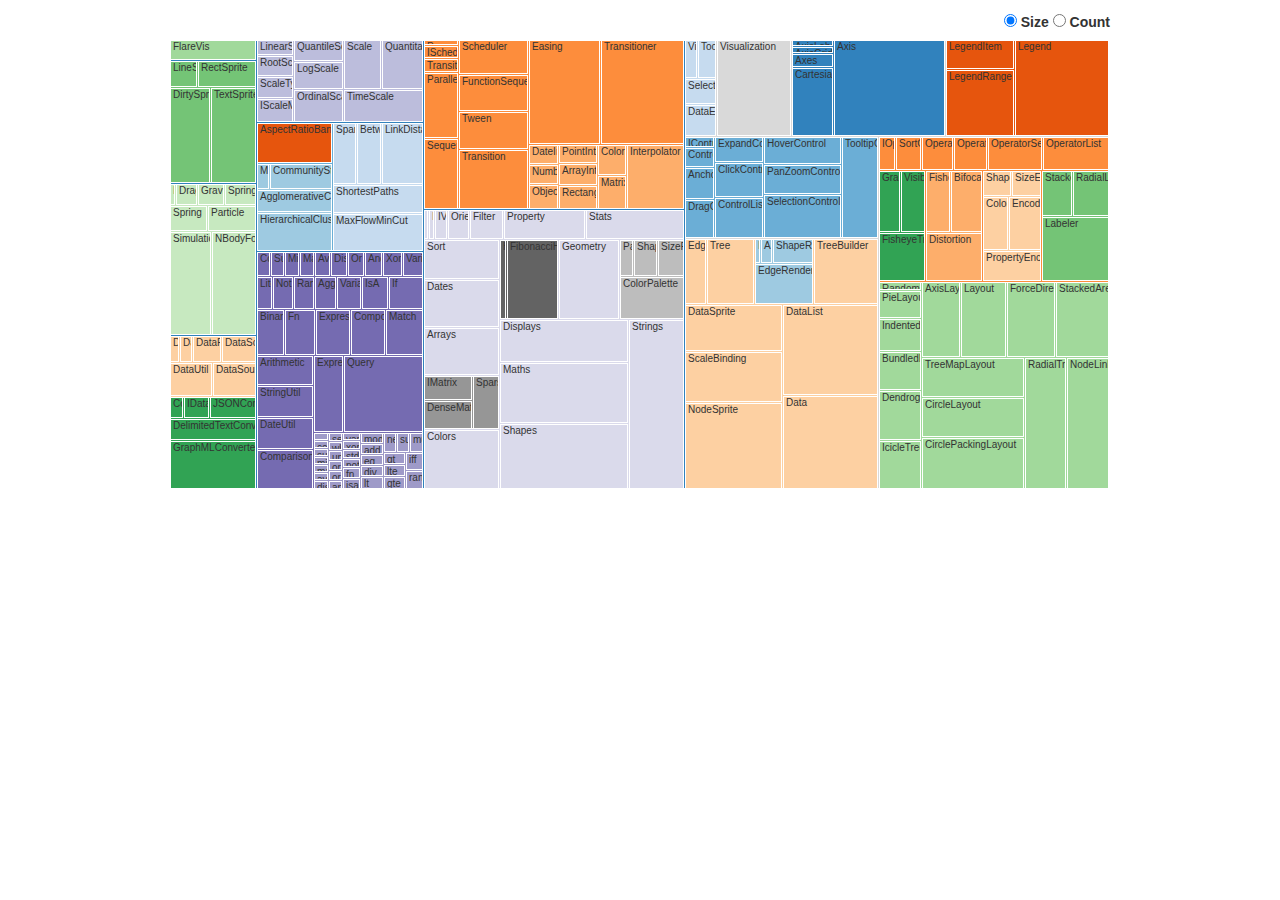
<file: html/treemap/index.html>
<!doctype html>
<html>

<head>
    <meta charset="utf-8">
    <meta name="description" content="">
    <meta name="viewport" content="width=device-width, initial-scale=1">
    <title>CS171 - Treemap</title>

    <link rel="stylesheet" href="css/bootstrap.min.css">
    <link rel="stylesheet" href="css/font-awesome.min.css">
    <link rel="stylesheet" href="css/style.css">
</head>

<body>
    <form>
        <label>
            <input type="radio" name="mode" value="size" checked> Size</label>
        <label>
            <input type="radio" name="mode" value="count"> Count</label>
    </form>


    <!-- Load JS libraries -->
    <script src="js/jquery.min.js"></script>
    <script src="js/bootstrap.min.js"></script>
    <script src="js/queue.min.js"></script>
    <script src="js/d3.min.js"></script>

    <!-- My own visualizations-->
    <script src="js/main.js"></script>
</body>

</html>
</file>
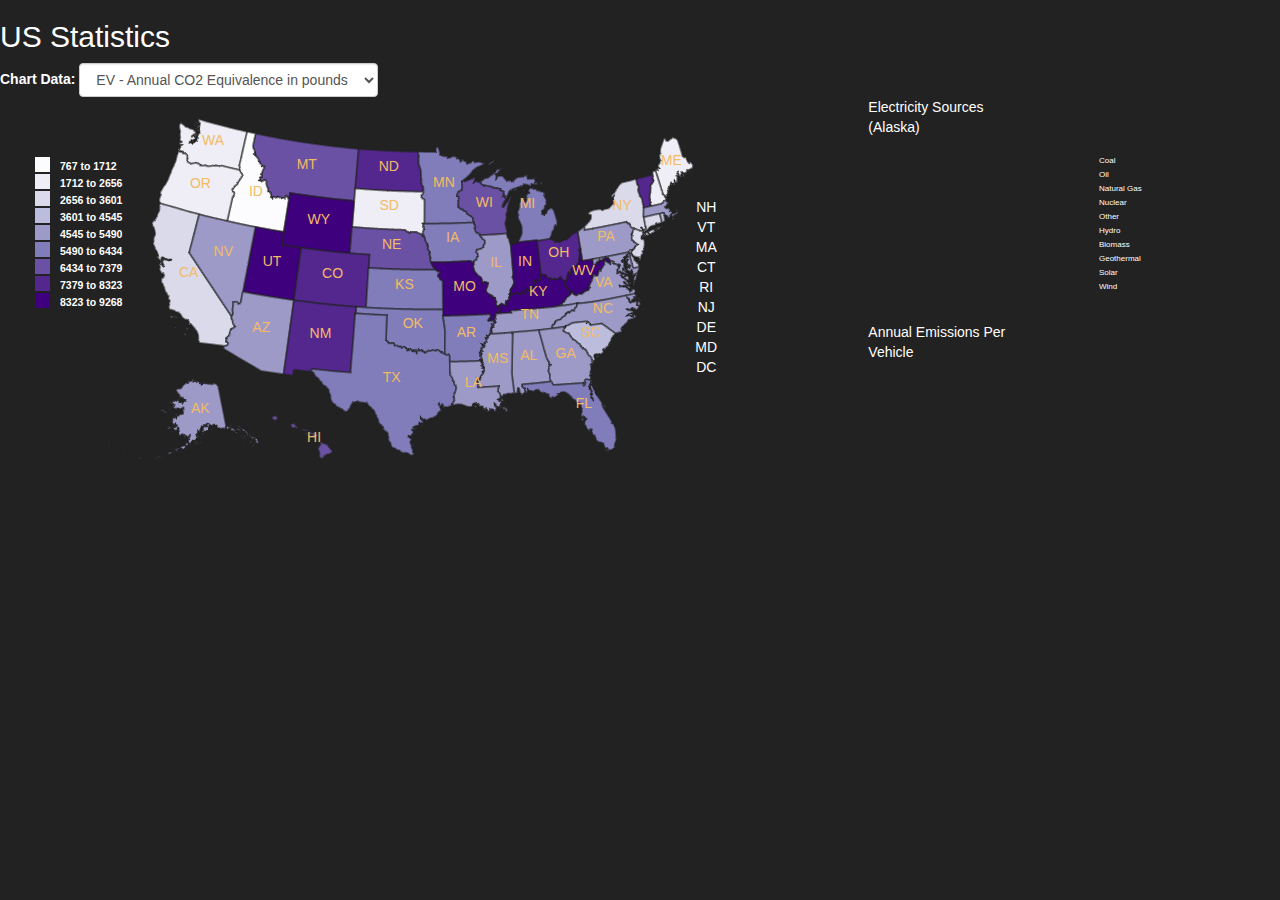
<file: html/vis1/index.html>
<!doctype html>
<html>
<head>
    <meta charset="utf-8">
    <meta name="description" content="">
    <meta name="viewport" content="width=device-width, initial-scale=1">
    <title>CS171 - Final Project</title>

    <!-- Load Google Font -->
    <link href='https://fonts.googleapis.com/css?family=Roboto:100,400,300,400italic,700' rel='stylesheet' type='text/css'>

    <!-- CSS libraries -->
    <link rel="stylesheet" href="css/bootstrap.min.css">
    <link rel="stylesheet" href="css/font-awesome.min.css">

    <!-- Custom CSS code -->
    <link rel="stylesheet" href="css/vis1.css">
</head>
<body>

<div class="container-fluid">
    <div class="row">
        <h2>US Statistics</h2>
        <form class="form-inline">
            <div class="form-group">
                <label for="ranking-type">Chart Data:</label>
                <select class="form-control" id="selected-variable"  onchange="updateUSVisualization()">
                    <option value="CO2">EV - Annual CO2 Equivalence in pounds</option>
                    <option value="PCT">EV - Percentage of Electric Vehicles</option>
                </select>
            </div>
        </form>
        <div class="col-md-8">
            <div id="evmap"></div>
        </div>
        <div class="col-md-4">
            <div class="row">
                <div class="col-md-6"><div id="pichart">Electricity Sources<span id="statename"></span></div></div>
            </div>
            <div class="row">
                <div class="col-md-6"><div id="barchart">Annual Emissions Per Vehicle</div></div>
            </div>
        </div>

    </div>
</div>


<!-- Load JS libraries -->
<script src="js/jquery.min.js"></script>
<script src="js/bootstrap.min.js"></script>
<script src="js/queue.v1.min.js"></script>
<script src="js/topojson.v1.min.js"></script>
<script src="js/d3.min.js"></script>
<script src="js/d3.tip.js"></script>
<script src="js/d3-legend.min.js"></script>

<!-- Visualization objects -->
<script src="js/evmap.js"></script>
<script src="js/pichart.js"></script>
<script src="js/barchart.js"></script>

<!-- Load data, create visualizations -->
<script src="js/main.js"></script>
</body>
</html>
</file>
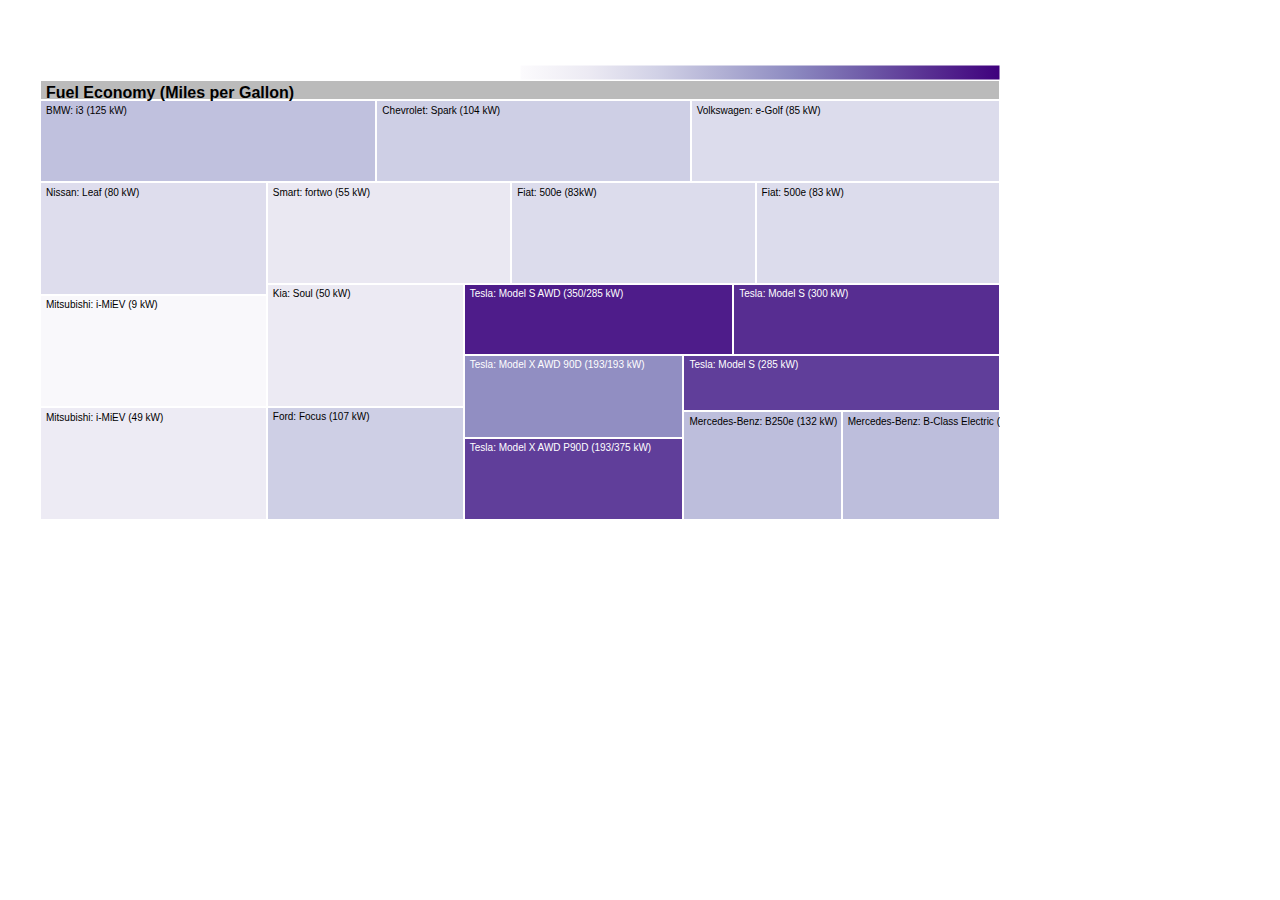
<file: html/tree1.html>
<!DOCTYPE html>
<html>
<head>
<meta charset="utf-8" />
<script src="[data-uri]"></script>
<script src="[data-uri]"></script>
<link href="data:text/css;charset=utf-8,%2Ed3tree3%20text%20%7B%0Apointer%2Devents%3A%20none%3B%0Afont%2Dsize%3A%2010px%3B%0Afont%2Dfamily%3A%20sans%2Dserif%3B%0A%7D%0A%2Ed3tree3%20%2Egrandparent%20text%20%7B%0Afont%2Dweight%3A%20bold%3B%0Afont%2Dsize%3A%20inherit%3B%0A%7D%0A%2Ed3tree3%20%2Elegend%20text%7B%0Afont%2Dsize%3A%20inherit%3B%0A%7D%0A%2Ed3tree3%20rect%20%7B%0A%0Astroke%3A%20%23fff%3B%0Astroke%2Dwidth%3A%201px%3B%0A%7D%0A%2Ed3tree3%20rect%2Eparent%2C%0A%2Ed3tree3%20%2Egrandparent%20rect%20%7B%0Astroke%2Dwidth%3A%202px%3B%0A%7D%0A%2Ed3tree3%20%2Egrandparent%3Ahover%20rect%20%7B%0Afill%3A%20darkgrey%3B%0A%7D%0A%2Ed3tree3%20%2Echildren%20rect%2Eparent%2C%0A%2Ed3tree3%20%2Egrandparent%20rect%20%7B%0Acursor%3A%20pointer%3B%0A%7D%0A%2Ed3tree3%20%2Echildren%20rect%2Echild%20%7B%0Aopacity%3A%201%3B%0Astroke%2Dwidth%3A0%3B%0A%7D%0A%2Ed3tree3%20%2Echildren%20rect%2Eparent%20%7B%0Afill%2Dopacity%3A0%3B%0Astroke%2Dwidth%3A%202px%3B%0A%7D%0A%2Ed3tree3%20%2Echildren%3Ahover%20rect%2Eparent%20%7B%0Astroke%2Dwidth%3A%209px%3B%0A%7D%0A%2Ed3tree3%20text%2Evalue%2Dlabel%20%7B%0Afont%2Dsize%3A%2012px%3B%0A%7D%0A%2Ed3tree3%20%2Echildren%20text%7B%0A%7D%0A%2Ed3tree3%20%2Echildren%3Ahover%20rect%2Echild%20%7B%0A%7D%0A%2Ed3tree3%20%2Echildren%3Ahover%20rect%2Eparent%20%7B%0A%7D%0A" rel="stylesheet" />
<script src="[data-uri]"></script>
</head>
<body style="background-color:white;">
<div id="htmlwidget_container">
<div id="htmlwidget-9167" class="d3tree3 html-widget" style="width:960px;height:500px;">

</div>
</div>
<script type="application/json" data-for="htmlwidget-9167">{"x":{"data":{"name":"Fuel Economy (Miles per Gallon)","id":1,"size":null,"children":[{"name":"BMW: i3\n(125 kW)","color":"#C0C1DE","h":0.516981132075472,"id":2,"price":42400,"size":137,"stdErr":137,"vColor":17125,"vColorValue":125,"vSize":137,"w":0.133098945253641,"x0":0,"y0":0.483018867924528},{"name":"Chevrolet: Spark\n(104 kW)","color":"#CECFE5","h":0.483018867924528,"id":3,"price":12660,"size":128,"stdErr":128,"vColor":13312,"vColorValue":104,"vSize":128,"w":0.133098945253641,"x0":0,"y0":0},{"name":"Fiat: 500e\n(83 kW)","color":"#DCDCEC","h":0.32620320855615,"id":4,"size":122,"stdErr":122,"vColor":10126,"vColorValue":83,"vSize":122,"w":0.187845303867403,"x0":0.259668508287293,"y0":0},{"name":"Fiat: 500e\n(83kW)","color":"#DCDCEC","h":0.335164835164835,"id":5,"price":31800,"size":122,"stdErr":122,"vColor":10126,"vColorValue":83,"vSize":122,"w":0.182822702159719,"x0":0.447513812154696,"y0":0.664835164835165},{"name":"Ford: Focus\n(107 kW)","color":"#CECFE5","h":0.40625,"id":6,"price":17170,"size":110,"stdErr":110,"vColor":11770,"vColorValue":107,"vSize":110,"w":0.135996600084998,"x0":0.630336514314415,"y0":0.59375},{"name":"Kia: Soul\n(50 kW)","color":"#ECEAF3","h":0.32967032967033,"id":7,"price":15800,"size":120,"stdErr":120,"vColor":6000,"vColorValue":50,"vSize":120,"w":0.182822702159719,"x0":0.447513812154696,"y0":0},{"name":"Mercedes-Benz: B-Class Electric\n(132 kW)","color":"#BDBEDC","h":0.398134689922481,"id":8,"size":85,"stdErr":85,"vColor":11220,"vColorValue":132,"vSize":85,"w":0.10723033083008,"x0":0.89276966916992,"y0":0.195615310077519},{"name":"Mercedes-Benz: B250e\n(132 kW)","color":"#BDBEDC","h":0.195615310077519,"id":9,"price":41450,"size":85,"stdErr":85,"vColor":11220,"vColorValue":132,"vSize":85,"w":0.21824526157181,"x0":0.78175473842819,"y0":0},{"name":"Mitsubishi: i-MiEV\n(49 kW)","color":"#EDEBF4","h":0.5,"id":10,"size":126,"stdErr":126,"vColor":6174,"vColorValue":49,"vSize":126,"w":0.126569563033651,"x0":0.133098945253641,"y0":0.5},{"name":"Mitsubishi: i-MiEV\n(9 kW)","color":"#F9F8FB","h":0.5,"id":11,"price":23800,"size":126,"stdErr":126,"vColor":1134,"vColorValue":9,"vSize":126,"w":0.126569563033651,"x0":0.133098945253641,"y0":0},{"name":"Nissan: Leaf\n(80 kW)","color":"#DEDDED","h":0.336898395721925,"id":12,"price":29010,"size":126,"stdErr":126,"vColor":10080,"vColorValue":80,"vSize":126,"w":0.187845303867403,"x0":0.259668508287293,"y0":0.663101604278075},{"name":"Smart: fortwo\n(55 kW)","color":"#EAE8F2","h":0.335164835164835,"id":13,"price":14650,"size":122,"stdErr":122,"vColor":6710,"vColorValue":55,"vSize":122,"w":0.182822702159719,"x0":0.447513812154696,"y0":0.32967032967033},{"name":"Tesla: Model S AWD\n(350/285 kW)","color":"#4E1C8A","h":0.40625,"id":14,"price":85500,"size":95,"stdErr":95,"vColor":30210,"vColorValue":318,"vSize":95,"w":0.117451609164316,"x0":0.766333114399413,"y0":0.59375},{"name":"Tesla: Model S\n(285 kW)","color":"#603E9A","h":0.398134689922481,"id":15,"price":76200,"size":88,"stdErr":88,"vColor":25080,"vColorValue":285,"vSize":88,"w":0.11101493074173,"x0":0.78175473842819,"y0":0.195615310077519},{"name":"Tesla: Model S\n(300 kW)","color":"#572D91","h":0.40625,"id":16,"size":94,"stdErr":94,"vColor":28200,"vColorValue":300,"vSize":94,"w":0.116215276436271,"x0":0.883784723563729,"y0":0.59375},{"name":"Tesla: Model X AWD 90D\n(193/193 kW)","color":"#918EC2","h":0.298533519553073,"id":17,"price":132000,"size":90,"stdErr":90,"vColor":17370,"vColorValue":193,"vSize":90,"w":0.151418224113775,"x0":0.630336514314415,"y0":0.295216480446927},{"name":"Tesla: Model X AWD P90D\n(193/375 kW)","color":"#603E9A","h":0.295216480446927,"id":18,"price":144000,"size":89,"stdErr":89,"vColor":25276,"vColorValue":284,"vSize":89,"w":0.151418224113775,"x0":0.630336514314415,"y0":0},{"name":"Volkswagen: e-Golf\n(85 kW)","color":"#DCDCEC","h":0.336898395721925,"id":19,"price":18495,"size":126,"stdErr":126,"vColor":10710,"vColorValue":85,"vSize":126,"w":0.187845303867403,"x0":0.259668508287293,"y0":0.32620320855615}]},"meta":{"type":"dens","vSize":"fuel_economy_city","vColor":"engine_size","stdErr":"fuel_economy_city","algorithm":"pivotSize","vpCoorX":[0.0166940263209148,0.983305973679085],"vpCoorY":[0.152608923884514,0.920279965004375],"aspRatio":2.63954863042216,"range":[0,350],"mapping":[null,null,null],"draw":true},"legend":["<g id=\"legenda_title.1\" font-size=\"16\">\n  <g id=\"GRID.text.1290.1\">\n    <g id=\"GRID.text.1290.1.1\" transform=\"translate(566, 20.39)\" stroke-width=\"0.1\">\n      <g id=\"GRID.text.1290.1.1.scale\" transform=\"scale(1, -1)\">\n        <text x=\"0\" y=\"0\" id=\"GRID.text.1290.1.1.text\" text-anchor=\"middle\" font-family=\"Helvetica, Arial, FreeSans, Liberation Sans, Nimbus Sans L, sans-serif\" fill=\"rgb(0,0,0)\" fill-opacity=\"1\">\n          <tspan id=\"GRID.text.1290.1.1.tspan.1\" dy=\"6.5\" x=\"0\">Engine Size in kW\u003c/tspan>\n        \u003c/text>\n      \u003c/g>\n    \u003c/g>\n  \u003c/g>\n\u003c/g>","<g id=\"legenda.1\" font-size=\"16\">\n  <g id=\"legenda::legenda3.1\">\n    <g id=\"GRID.rect.1291.1\">\n      <rect id=\"GRID.rect.1291.1.1\" x=\"404\" y=\"46.7\" width=\"40.5\" height=\"10.21\" fill=\"rgb(252,251,253)\" stroke=\"rgb(255,255,255)\" stroke-opacity=\"1\" fill-opacity=\"1\"/>\n      <rect id=\"GRID.rect.1291.1.2\" x=\"444.5\" y=\"46.7\" width=\"40.5\" height=\"10.21\" fill=\"rgb(236,234,243)\" stroke=\"rgb(255,255,255)\" stroke-opacity=\"1\" fill-opacity=\"1\"/>\n      <rect id=\"GRID.rect.1291.1.3\" x=\"485\" y=\"46.7\" width=\"40.5\" height=\"10.21\" fill=\"rgb(209,209,230)\" stroke=\"rgb(255,255,255)\" stroke-opacity=\"1\" fill-opacity=\"1\"/>\n      <rect id=\"GRID.rect.1291.1.4\" x=\"525.5\" y=\"46.7\" width=\"40.5\" height=\"10.21\" fill=\"rgb(175,174,211)\" stroke=\"rgb(255,255,255)\" stroke-opacity=\"1\" fill-opacity=\"1\"/>\n      <rect id=\"GRID.rect.1291.1.5\" x=\"566\" y=\"46.7\" width=\"40.5\" height=\"10.21\" fill=\"rgb(140,137,192)\" stroke=\"rgb(255,255,255)\" stroke-opacity=\"1\" fill-opacity=\"1\"/>\n      <rect id=\"GRID.rect.1291.1.6\" x=\"606.5\" y=\"46.7\" width=\"40.5\" height=\"10.21\" fill=\"rgb(112,93,169)\" stroke=\"rgb(255,255,255)\" stroke-opacity=\"1\" fill-opacity=\"1\"/>\n      <rect id=\"GRID.rect.1291.1.7\" x=\"647\" y=\"46.7\" width=\"40.5\" height=\"10.21\" fill=\"rgb(87,45,145)\" stroke=\"rgb(255,255,255)\" stroke-opacity=\"1\" fill-opacity=\"1\"/>\n      <rect id=\"GRID.rect.1291.1.8\" x=\"687.5\" y=\"46.7\" width=\"40.5\" height=\"10.21\" fill=\"rgb(63,0,125)\" stroke=\"rgb(255,255,255)\" stroke-opacity=\"1\" fill-opacity=\"1\"/>\n    \u003c/g>\n    <g id=\"GRID.text.1292.1\">\n      <g id=\"GRID.text.1292.1.1\" transform=\"translate(424.25, 40.94)\" stroke-width=\"0.1\">\n        <g id=\"GRID.text.1292.1.1.scale\" transform=\"scale(1, -1)\">\n          <text x=\"0\" y=\"0\" id=\"GRID.text.1292.1.1.text\" text-anchor=\"middle\" font-family=\"Helvetica, Arial, FreeSans, Liberation Sans, Nimbus Sans L, sans-serif\" fill=\"rgb(0,0,0)\" fill-opacity=\"1\" font-size=\"12.8\">\n            <tspan id=\"GRID.text.1292.1.1.tspan.1\" dy=\"5.5\" x=\"0\">0\u003c/tspan>\n          \u003c/text>\n        \u003c/g>\n      \u003c/g>\n      <g id=\"GRID.text.1292.1.2\" transform=\"translate(464.75, 40.94)\" stroke-width=\"0.1\">\n        <g id=\"GRID.text.1292.1.2.scale\" transform=\"scale(1, -1)\">\n          <text x=\"0\" y=\"0\" id=\"GRID.text.1292.1.2.text\" text-anchor=\"middle\" font-family=\"Helvetica, Arial, FreeSans, Liberation Sans, Nimbus Sans L, sans-serif\" fill=\"rgb(0,0,0)\" fill-opacity=\"1\" font-size=\"12.8\">\n            <tspan id=\"GRID.text.1292.1.2.tspan.1\" dy=\"5.5\" x=\"0\">50\u003c/tspan>\n          \u003c/text>\n        \u003c/g>\n      \u003c/g>\n      <g id=\"GRID.text.1292.1.3\" transform=\"translate(505.25, 40.94)\" stroke-width=\"0.1\">\n        <g id=\"GRID.text.1292.1.3.scale\" transform=\"scale(1, -1)\">\n          <text x=\"0\" y=\"0\" id=\"GRID.text.1292.1.3.text\" text-anchor=\"middle\" font-family=\"Helvetica, Arial, FreeSans, Liberation Sans, Nimbus Sans L, sans-serif\" fill=\"rgb(0,0,0)\" fill-opacity=\"1\" font-size=\"12.8\">\n            <tspan id=\"GRID.text.1292.1.3.tspan.1\" dy=\"5.5\" x=\"0\">100\u003c/tspan>\n          \u003c/text>\n        \u003c/g>\n      \u003c/g>\n      <g id=\"GRID.text.1292.1.4\" transform=\"translate(545.75, 40.94)\" stroke-width=\"0.1\">\n        <g id=\"GRID.text.1292.1.4.scale\" transform=\"scale(1, -1)\">\n          <text x=\"0\" y=\"0\" id=\"GRID.text.1292.1.4.text\" text-anchor=\"middle\" font-family=\"Helvetica, Arial, FreeSans, Liberation Sans, Nimbus Sans L, sans-serif\" fill=\"rgb(0,0,0)\" fill-opacity=\"1\" font-size=\"12.8\">\n            <tspan id=\"GRID.text.1292.1.4.tspan.1\" dy=\"5.5\" x=\"0\">150\u003c/tspan>\n          \u003c/text>\n        \u003c/g>\n      \u003c/g>\n      <g id=\"GRID.text.1292.1.5\" transform=\"translate(586.25, 40.94)\" stroke-width=\"0.1\">\n        <g id=\"GRID.text.1292.1.5.scale\" transform=\"scale(1, -1)\">\n          <text x=\"0\" y=\"0\" id=\"GRID.text.1292.1.5.text\" text-anchor=\"middle\" font-family=\"Helvetica, Arial, FreeSans, Liberation Sans, Nimbus Sans L, sans-serif\" fill=\"rgb(0,0,0)\" fill-opacity=\"1\" font-size=\"12.8\">\n            <tspan id=\"GRID.text.1292.1.5.tspan.1\" dy=\"5.5\" x=\"0\">200\u003c/tspan>\n          \u003c/text>\n        \u003c/g>\n      \u003c/g>\n      <g id=\"GRID.text.1292.1.6\" transform=\"translate(626.75, 40.94)\" stroke-width=\"0.1\">\n        <g id=\"GRID.text.1292.1.6.scale\" transform=\"scale(1, -1)\">\n          <text x=\"0\" y=\"0\" id=\"GRID.text.1292.1.6.text\" text-anchor=\"middle\" font-family=\"Helvetica, Arial, FreeSans, Liberation Sans, Nimbus Sans L, sans-serif\" fill=\"rgb(0,0,0)\" fill-opacity=\"1\" font-size=\"12.8\">\n            <tspan id=\"GRID.text.1292.1.6.tspan.1\" dy=\"5.5\" x=\"0\">250\u003c/tspan>\n          \u003c/text>\n        \u003c/g>\n      \u003c/g>\n      <g id=\"GRID.text.1292.1.7\" transform=\"translate(667.25, 40.94)\" stroke-width=\"0.1\">\n        <g id=\"GRID.text.1292.1.7.scale\" transform=\"scale(1, -1)\">\n          <text x=\"0\" y=\"0\" id=\"GRID.text.1292.1.7.text\" text-anchor=\"middle\" font-family=\"Helvetica, Arial, FreeSans, Liberation Sans, Nimbus Sans L, sans-serif\" fill=\"rgb(0,0,0)\" fill-opacity=\"1\" font-size=\"12.8\">\n            <tspan id=\"GRID.text.1292.1.7.tspan.1\" dy=\"5.5\" x=\"0\">300\u003c/tspan>\n          \u003c/text>\n        \u003c/g>\n      \u003c/g>\n      <g id=\"GRID.text.1292.1.8\" transform=\"translate(707.75, 40.94)\" stroke-width=\"0.1\">\n        <g id=\"GRID.text.1292.1.8.scale\" transform=\"scale(1, -1)\">\n          <text x=\"0\" y=\"0\" id=\"GRID.text.1292.1.8.text\" text-anchor=\"middle\" font-family=\"Helvetica, Arial, FreeSans, Liberation Sans, Nimbus Sans L, sans-serif\" fill=\"rgb(0,0,0)\" fill-opacity=\"1\" font-size=\"12.8\">\n            <tspan id=\"GRID.text.1292.1.8.tspan.1\" dy=\"5.5\" x=\"0\">350\u003c/tspan>\n          \u003c/text>\n        \u003c/g>\n      \u003c/g>\n    \u003c/g>\n  \u003c/g>\n\u003c/g>"],"options":{"celltext":"name","id":"id","valueField":"size","clickAction":"function(d){ \n                          alert('Price: '+ d.price + '$')\n                         }"}},"evals":["options.clickAction"],"jsHooks":[]}</script>
<script type="application/htmlwidget-sizing" data-for="htmlwidget-9167">{"viewer":{"width":450,"height":350,"padding":15,"fill":true},"browser":{"width":960,"height":500,"padding":40,"fill":false}}</script>
</body>
</html>
</file>
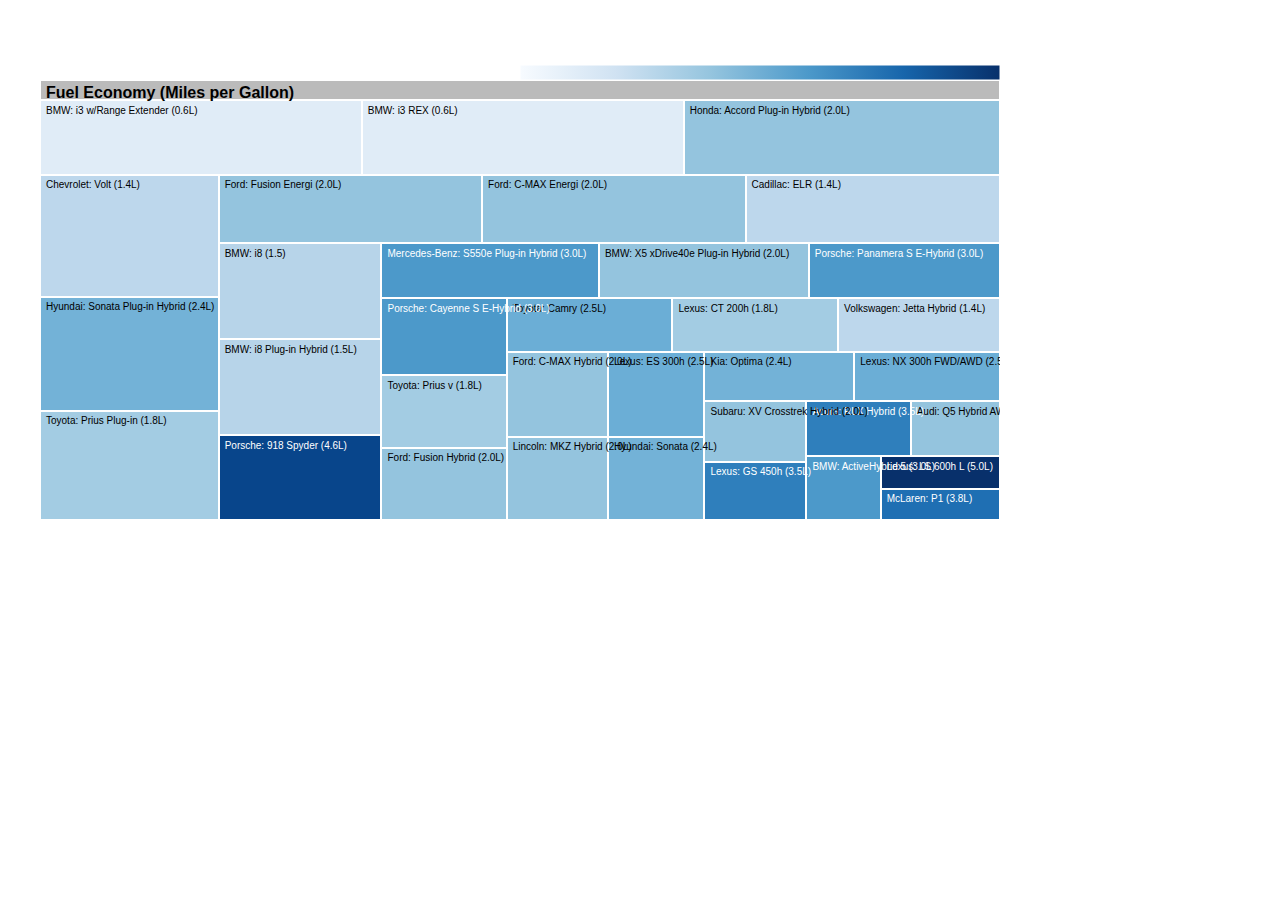
<file: html/tree2.html>
<!DOCTYPE html>
<html>
<head>
<meta charset="utf-8" />
<script src="[data-uri]"></script>
<script src="[data-uri]"></script>
<link href="data:text/css;charset=utf-8,%2Ed3tree3%20text%20%7B%0Apointer%2Devents%3A%20none%3B%0Afont%2Dsize%3A%2010px%3B%0Afont%2Dfamily%3A%20sans%2Dserif%3B%0A%7D%0A%2Ed3tree3%20%2Egrandparent%20text%20%7B%0Afont%2Dweight%3A%20bold%3B%0Afont%2Dsize%3A%20inherit%3B%0A%7D%0A%2Ed3tree3%20%2Elegend%20text%7B%0Afont%2Dsize%3A%20inherit%3B%0A%7D%0A%2Ed3tree3%20rect%20%7B%0A%0Astroke%3A%20%23fff%3B%0Astroke%2Dwidth%3A%201px%3B%0A%7D%0A%2Ed3tree3%20rect%2Eparent%2C%0A%2Ed3tree3%20%2Egrandparent%20rect%20%7B%0Astroke%2Dwidth%3A%202px%3B%0A%7D%0A%2Ed3tree3%20%2Egrandparent%3Ahover%20rect%20%7B%0Afill%3A%20darkgrey%3B%0A%7D%0A%2Ed3tree3%20%2Echildren%20rect%2Eparent%2C%0A%2Ed3tree3%20%2Egrandparent%20rect%20%7B%0Acursor%3A%20pointer%3B%0A%7D%0A%2Ed3tree3%20%2Echildren%20rect%2Echild%20%7B%0Aopacity%3A%201%3B%0Astroke%2Dwidth%3A0%3B%0A%7D%0A%2Ed3tree3%20%2Echildren%20rect%2Eparent%20%7B%0Afill%2Dopacity%3A0%3B%0Astroke%2Dwidth%3A%202px%3B%0A%7D%0A%2Ed3tree3%20%2Echildren%3Ahover%20rect%2Eparent%20%7B%0Astroke%2Dwidth%3A%209px%3B%0A%7D%0A%2Ed3tree3%20text%2Evalue%2Dlabel%20%7B%0Afont%2Dsize%3A%2012px%3B%0A%7D%0A%2Ed3tree3%20%2Echildren%20text%7B%0A%7D%0A%2Ed3tree3%20%2Echildren%3Ahover%20rect%2Echild%20%7B%0A%7D%0A%2Ed3tree3%20%2Echildren%3Ahover%20rect%2Eparent%20%7B%0A%7D%0A" rel="stylesheet" />
<script src="[data-uri]"></script>
</head>
<div id="htmlwidget_container">
<div id="htmlwidget-3447" class="d3tree3 html-widget" style="width:960px;height:500px;">

</div>
</div>
<script type="application/json" data-for="htmlwidget-3447">{"x":{"data":{"name":"Fuel Economy (Miles per Gallon)","id":1,"size":null,"children":[{"name":"Acura: RLX Hybrid\n(3.5L)","color":"#2F7FBC","h":0.213147237379464,"id":2,"price":50950,"size":28,"stdErr":28,"vColor":98,"vColorValue":3.5,"vSize":28,"w":0.0669885734777283,"x0":0.933011426522272,"y0":0.31411171824342},{"name":"Audi: Q5 Hybrid AWD\n(2)","color":"#94C4DE","h":0.160397473145576,"id":3,"price":40900,"size":24,"stdErr":24,"vColor":48,"vColorValue":2,"vSize":24,"w":0.0763020358617492,"x0":0.863630403991767,"y0":0.153714245097844},{"name":"BMW: ActiveHybrid 5\n(3.0L)","color":"#4C99CA","h":0.153714245097844,"id":4,"price":62100,"size":23,"stdErr":23,"vColor":69,"vColorValue":3,"vSize":23,"w":0.0763020358617493,"x0":0.863630403991767,"y0":0},{"name":"BMW: i3 REX\n(0.6L)","color":"#E0ECF7","h":0.335243553008596,"id":5,"price":46125,"size":117,"stdErr":117,"vColor":70.2,"vColorValue":0.6,"vSize":117,"w":0.177970423253442,"x0":0,"y0":0.664756446991404},{"name":"BMW: i3 w/Range Extender\n(0.6L)","color":"#E0ECF7","h":0.335243553008596,"id":6,"price":46250,"size":117,"stdErr":117,"vColor":70.2,"vColorValue":0.6,"vSize":117,"w":0.177970423253442,"x0":0,"y0":0.329512893982808},{"name":"BMW: i8 Plug-in Hybrid\n(1.5L)","color":"#B7D4E9","h":0.34703196347032,"id":7,"price":141695,"size":76,"stdErr":76,"vColor":114,"vColorValue":1.5,"vSize":76,"w":0.1116777154513,"x0":0.464048954614992,"y0":0.65296803652968},{"name":"BMW: i8\n(1.5)","color":"#B7D4E9","h":0.34703196347032,"id":8,"price":140700,"size":76,"stdErr":76,"vColor":114,"vColorValue":1.5,"vSize":76,"w":0.1116777154513,"x0":0.464048954614992,"y0":0.305936073059361},{"name":"BMW: X5 xDrive40e Plug-in Hybrid\n(2.0L)","color":"#94C4DE","h":0.264150943396226,"id":9,"price":53900,"size":56,"stdErr":56,"vColor":112,"vColorValue":2,"vSize":56,"w":0.108108108108108,"x0":0.575726670066293,"y0":0.462264150943396},{"name":"Cadillac: ELR\n(1.4L)","color":"#BDD7EC","h":0.325670498084291,"id":10,"price":75000,"size":85,"stdErr":85,"vColor":119,"vColorValue":1.4,"vSize":85,"w":0.133095359510454,"x0":0.330953595104538,"y0":0},{"name":"Chevrolet: Volt\n(1.4L)","color":"#BDD7EC","h":0.353333333333333,"id":11,"price":33170,"size":106,"stdErr":106,"vColor":148.4,"vColorValue":1.4,"vSize":106,"w":0.152983171851096,"x0":0.177970423253442,"y0":0.646666666666667},{"name":"Ford: C-MAX Energi\n(2.0L)","color":"#94C4DE","h":0.337164750957854,"id":12,"price":31770,"size":88,"stdErr":88,"vColor":176,"vColorValue":2,"vSize":88,"w":0.133095359510454,"x0":0.330953595104538,"y0":0.662835249042146},{"name":"Ford: C-MAX Hybrid\n(2.0L)","color":"#94C4DE","h":0.260833121666243,"id":13,"price":24170,"size":42,"stdErr":42,"vColor":84,"vColorValue":2,"vSize":42,"w":0.0821124400242354,"x0":0.683834778174401,"y0":0.260833121666243},{"name":"Ford: Fusion Energi\n(2.0L)","color":"#94C4DE","h":0.337164750957854,"id":14,"price":34800,"size":88,"stdErr":88,"vColor":176,"vColorValue":2,"vSize":88,"w":0.133095359510454,"x0":0.330953595104538,"y0":0.325670498084291},{"name":"Ford: Fusion Hybrid\n(2.0L)","color":"#94C4DE","h":0.211290322580645,"id":15,"price":26575,"size":44,"stdErr":44,"vColor":88,"vColorValue":2,"vSize":44,"w":0.106192898933789,"x0":0.683834778174401,"y0":0.788709677419355},{"name":"Honda: Accord Plug-in Hybrid\n(2.0L)","color":"#94C4DE","h":0.329512893982808,"id":16,"size":115,"stdErr":115,"vColor":230,"vColorValue":2,"vSize":115,"w":0.177970423253442,"x0":0,"y0":0},{"name":"Hyundai: Sonata Plug-in Hybrid\n(2.4L)","color":"#73B2D7","h":0.33,"id":17,"price":26000,"size":99,"stdErr":99,"vColor":237.6,"vColorValue":2.4,"vSize":99,"w":0.152983171851096,"x0":0.177970423253442,"y0":0.316666666666667},{"name":"Hyundai: Sonata\n(2.4L)","color":"#73B2D7","h":0.261450721796471,"id":18,"price":21750,"size":39,"stdErr":39,"vColor":93.6,"vColorValue":2.4,"vSize":39,"w":0.0760671540854433,"x0":0.923932845914557,"y0":0.527258955622883},{"name":"Kia: Optima\n(2.4L)","color":"#73B2D7","h":0.187933885172513,"id":19,"size":36,"stdErr":36,"vColor":86.4,"vColorValue":2.4,"vSize":36,"w":0.0976831857931312,"x0":0.765947218198636,"y0":0.339325070450371},{"name":"Lexus: CT 200h\n(1.8L)","color":"#A3CCE3","h":0.211290322580645,"id":20,"price":31250,"size":43,"stdErr":43,"vColor":77.4,"vColorValue":1.8,"vSize":43,"w":0.103779423958021,"x0":0.896220576041979,"y0":0.788709677419355},{"name":"Lexus: ES 300h\n(2.5L)","color":"#6BAED6","h":0.261450721796471,"id":21,"price":41872,"size":40,"stdErr":40,"vColor":100,"vColorValue":2.5,"vSize":40,"w":0.0780175939337879,"x0":0.845915251980769,"y0":0.527258955622884},{"name":"Lexus: GS 450h\n(3.5L)","color":"#2F7FBC","h":0.213147237379464,"id":22,"price":20707,"size":29,"stdErr":29,"vColor":101.5,"vColorValue":3.5,"vSize":29,"w":0.0693810225305043,"x0":0.863630403991767,"y0":0.31411171824342},{"name":"Lexus: LS 600h L\n(5.0L)","color":"#08306B","h":0.161300612070945,"id":23,"price":120440,"size":19,"stdErr":19,"vColor":95,"vColorValue":5,"vSize":19,"w":0.0600675601464835,"x0":0.939932439853517,"y0":0.152811106172475},{"name":"Lexus: NX 300h FWD/AWD\n(2.5L)","color":"#6BAED6","h":0.182713499473277,"id":24,"price":43282,"size":35,"stdErr":35,"vColor":87.5,"vColorValue":2.5,"vSize":35,"w":0.0976831857931312,"x0":0.765947218198636,"y0":0.156611570977094},{"name":"Lincoln: MKZ Hybrid\n(2.0L)","color":"#94C4DE","h":0.261450721796471,"id":25,"price":35010,"size":41,"stdErr":41,"vColor":82,"vColorValue":2,"vSize":41,"w":0.0799680337821326,"x0":0.765947218198636,"y0":0.527258955622884},{"name":"McLaren: P1\n(3.8L)","color":"#1F6FB3","h":0.152811106172475,"id":26,"price":1155000,"size":18,"stdErr":18,"vColor":68.4,"vColorValue":3.8,"vSize":18,"w":0.0600675601464835,"x0":0.939932439853517,"y0":0},{"name":"Mercedes-Benz: S550e Plug-in Hybrid\n(3.0L)","color":"#4C99CA","h":0.273584905660377,"id":27,"price":135015,"size":58,"stdErr":58,"vColor":174,"vColorValue":3,"vSize":58,"w":0.108108108108108,"x0":0.575726670066293,"y0":0.726415094339623},{"name":"Porsche: 918 Spyder\n(4.6L)","color":"#08458B","h":0.305936073059361,"id":28,"size":67,"stdErr":67,"vColor":308.2,"vColorValue":4.6,"vSize":67,"w":0.1116777154513,"x0":0.464048954614992,"y0":0},{"name":"Porsche: Cayenne S E-Hybrid\n(3.0L)","color":"#4C99CA","h":0.221698113207547,"id":29,"price":76200,"size":47,"stdErr":47,"vColor":141,"vColorValue":3,"vSize":47,"w":0.108108108108108,"x0":0.575726670066293,"y0":0},{"name":"Porsche: Panamera S E-Hybrid\n(3.0L)","color":"#4C99CA","h":0.240566037735849,"id":30,"price":81346,"size":51,"stdErr":51,"vColor":153,"vColorValue":3,"vSize":51,"w":0.108108108108108,"x0":0.575726670066293,"y0":0.221698113207547},{"name":"Subaru: XV Crosstrek Hybrid\n(2.0L)","color":"#94C4DE","h":0.156611570977094,"id":31,"price":21595,"size":30,"stdErr":30,"vColor":60,"vColorValue":2,"vSize":30,"w":0.0976831857931312,"x0":0.765947218198636,"y0":0},{"name":"Toyota: Camry\n(2.5L)","color":"#6BAED6","h":0.267043434086868,"id":32,"price":23070,"size":43,"stdErr":43,"vColor":107.5,"vColorValue":2.5,"vSize":43,"w":0.0821124400242354,"x0":0.683834778174401,"y0":0.521666243332487},{"name":"Toyota: Prius Plug-in\n(1.8L)","color":"#A3CCE3","h":0.316666666666667,"id":33,"size":95,"stdErr":95,"vColor":171,"vColorValue":1.8,"vSize":95,"w":0.152983171851096,"x0":0.177970423253442,"y0":0},{"name":"Toyota: Prius v\n(1.8L)","color":"#A3CCE3","h":0.211290322580645,"id":34,"price":26675,"size":44,"stdErr":44,"vColor":79.2,"vColorValue":1.8,"vSize":44,"w":0.106192898933789,"x0":0.79002767710819,"y0":0.788709677419355},{"name":"Volkswagen: Jetta Hybrid\n(1.4L)","color":"#BDD7EC","h":0.260833121666244,"id":35,"price":31120,"size":42,"stdErr":42,"vColor":58.8,"vColorValue":1.4,"vSize":42,"w":0.0821124400242354,"x0":0.683834778174401,"y0":0}]},"meta":{"type":"dens","vSize":"fuel_economy_city","vColor":"engine_size","stdErr":"fuel_economy_city","algorithm":"pivotSize","vpCoorX":[0.0166940263209148,0.983305973679085],"vpCoorY":[0.152608923884514,0.920279965004375],"aspRatio":2.63954863042216,"range":[0,5],"mapping":[null,null,null],"draw":true},"legend":["<g id=\"legenda_title.1\" font-size=\"16\">\n  <g id=\"GRID.text.1395.1\">\n    <g id=\"GRID.text.1395.1.1\" transform=\"translate(566, 20.39)\" stroke-width=\"0.1\">\n      <g id=\"GRID.text.1395.1.1.scale\" transform=\"scale(1, -1)\">\n        <text x=\"0\" y=\"0\" id=\"GRID.text.1395.1.1.text\" text-anchor=\"middle\" font-family=\"Helvetica, Arial, FreeSans, Liberation Sans, Nimbus Sans L, sans-serif\" fill=\"rgb(0,0,0)\" fill-opacity=\"1\">\n          <tspan id=\"GRID.text.1395.1.1.tspan.1\" dy=\"6.5\" x=\"0\">Engine Size in Liter\u003c/tspan>\n        \u003c/text>\n      \u003c/g>\n    \u003c/g>\n  \u003c/g>\n\u003c/g>","<g id=\"legenda.1\" font-size=\"16\">\n  <g id=\"legenda::legenda3.1\">\n    <g id=\"GRID.rect.1396.1\">\n      <rect id=\"GRID.rect.1396.1.1\" x=\"525.5\" y=\"46.7\" width=\"13.5\" height=\"10.21\" fill=\"rgb(247,251,255)\" stroke=\"rgb(255,255,255)\" stroke-opacity=\"1\" fill-opacity=\"1\"/>\n      <rect id=\"GRID.rect.1396.1.2\" x=\"539\" y=\"46.7\" width=\"13.5\" height=\"10.21\" fill=\"rgb(208,226,242)\" stroke=\"rgb(255,255,255)\" stroke-opacity=\"1\" fill-opacity=\"1\"/>\n      <rect id=\"GRID.rect.1396.1.3\" x=\"552.5\" y=\"46.7\" width=\"13.5\" height=\"10.21\" fill=\"rgb(148,196,222)\" stroke=\"rgb(255,255,255)\" stroke-opacity=\"1\" fill-opacity=\"1\"/>\n      <rect id=\"GRID.rect.1396.1.4\" x=\"566\" y=\"46.7\" width=\"13.5\" height=\"10.21\" fill=\"rgb(76,153,202)\" stroke=\"rgb(255,255,255)\" stroke-opacity=\"1\" fill-opacity=\"1\"/>\n      <rect id=\"GRID.rect.1396.1.5\" x=\"579.5\" y=\"46.7\" width=\"13.5\" height=\"10.21\" fill=\"rgb(23,101,171)\" stroke=\"rgb(255,255,255)\" stroke-opacity=\"1\" fill-opacity=\"1\"/>\n      <rect id=\"GRID.rect.1396.1.6\" x=\"593\" y=\"46.7\" width=\"13.5\" height=\"10.21\" fill=\"rgb(8,48,107)\" stroke=\"rgb(255,255,255)\" stroke-opacity=\"1\" fill-opacity=\"1\"/>\n    \u003c/g>\n    <g id=\"GRID.text.1397.1\">\n      <g id=\"GRID.text.1397.1.1\" transform=\"translate(532.25, 40.94)\" stroke-width=\"0.1\">\n        <g id=\"GRID.text.1397.1.1.scale\" transform=\"scale(1, -1)\">\n          <text x=\"0\" y=\"0\" id=\"GRID.text.1397.1.1.text\" text-anchor=\"middle\" font-family=\"Helvetica, Arial, FreeSans, Liberation Sans, Nimbus Sans L, sans-serif\" fill=\"rgb(0,0,0)\" fill-opacity=\"1\" font-size=\"12.8\">\n            <tspan id=\"GRID.text.1397.1.1.tspan.1\" dy=\"5.5\" x=\"0\">0\u003c/tspan>\n          \u003c/text>\n        \u003c/g>\n      \u003c/g>\n      <g id=\"GRID.text.1397.1.2\" transform=\"translate(545.75, 40.94)\" stroke-width=\"0.1\">\n        <g id=\"GRID.text.1397.1.2.scale\" transform=\"scale(1, -1)\">\n          <text x=\"0\" y=\"0\" id=\"GRID.text.1397.1.2.text\" text-anchor=\"middle\" font-family=\"Helvetica, Arial, FreeSans, Liberation Sans, Nimbus Sans L, sans-serif\" fill=\"rgb(0,0,0)\" fill-opacity=\"1\" font-size=\"12.8\">\n            <tspan id=\"GRID.text.1397.1.2.tspan.1\" dy=\"5.5\" x=\"0\">1\u003c/tspan>\n          \u003c/text>\n        \u003c/g>\n      \u003c/g>\n      <g id=\"GRID.text.1397.1.3\" transform=\"translate(559.25, 40.94)\" stroke-width=\"0.1\">\n        <g id=\"GRID.text.1397.1.3.scale\" transform=\"scale(1, -1)\">\n          <text x=\"0\" y=\"0\" id=\"GRID.text.1397.1.3.text\" text-anchor=\"middle\" font-family=\"Helvetica, Arial, FreeSans, Liberation Sans, Nimbus Sans L, sans-serif\" fill=\"rgb(0,0,0)\" fill-opacity=\"1\" font-size=\"12.8\">\n            <tspan id=\"GRID.text.1397.1.3.tspan.1\" dy=\"5.5\" x=\"0\">2\u003c/tspan>\n          \u003c/text>\n        \u003c/g>\n      \u003c/g>\n      <g id=\"GRID.text.1397.1.4\" transform=\"translate(572.75, 40.94)\" stroke-width=\"0.1\">\n        <g id=\"GRID.text.1397.1.4.scale\" transform=\"scale(1, -1)\">\n          <text x=\"0\" y=\"0\" id=\"GRID.text.1397.1.4.text\" text-anchor=\"middle\" font-family=\"Helvetica, Arial, FreeSans, Liberation Sans, Nimbus Sans L, sans-serif\" fill=\"rgb(0,0,0)\" fill-opacity=\"1\" font-size=\"12.8\">\n            <tspan id=\"GRID.text.1397.1.4.tspan.1\" dy=\"5.5\" x=\"0\">3\u003c/tspan>\n          \u003c/text>\n        \u003c/g>\n      \u003c/g>\n      <g id=\"GRID.text.1397.1.5\" transform=\"translate(586.25, 40.94)\" stroke-width=\"0.1\">\n        <g id=\"GRID.text.1397.1.5.scale\" transform=\"scale(1, -1)\">\n          <text x=\"0\" y=\"0\" id=\"GRID.text.1397.1.5.text\" text-anchor=\"middle\" font-family=\"Helvetica, Arial, FreeSans, Liberation Sans, Nimbus Sans L, sans-serif\" fill=\"rgb(0,0,0)\" fill-opacity=\"1\" font-size=\"12.8\">\n            <tspan id=\"GRID.text.1397.1.5.tspan.1\" dy=\"5.5\" x=\"0\">4\u003c/tspan>\n          \u003c/text>\n        \u003c/g>\n      \u003c/g>\n      <g id=\"GRID.text.1397.1.6\" transform=\"translate(599.75, 40.94)\" stroke-width=\"0.1\">\n        <g id=\"GRID.text.1397.1.6.scale\" transform=\"scale(1, -1)\">\n          <text x=\"0\" y=\"0\" id=\"GRID.text.1397.1.6.text\" text-anchor=\"middle\" font-family=\"Helvetica, Arial, FreeSans, Liberation Sans, Nimbus Sans L, sans-serif\" fill=\"rgb(0,0,0)\" fill-opacity=\"1\" font-size=\"12.8\">\n            <tspan id=\"GRID.text.1397.1.6.tspan.1\" dy=\"5.5\" x=\"0\">5\u003c/tspan>\n          \u003c/text>\n        \u003c/g>\n      \u003c/g>\n    \u003c/g>\n  \u003c/g>\n\u003c/g>"],"options":{"celltext":"name","id":"id","valueField":"size","clickAction":"function(d){ \n                          alert('Price: '+ d.price + '$')\n        }"}},"evals":["options.clickAction"],"jsHooks":[]}</script>
<script type="application/htmlwidget-sizing" data-for="htmlwidget-3447">{"viewer":{"width":450,"height":350,"padding":15,"fill":true},"browser":{"width":960,"height":500,"padding":40,"fill":false}}</script>
</body>
</html>
</file>
<file: html/treemap/css/style.css>
body {
    font-family: "Helvetica Neue", Helvetica, Arial, sans-serif;
    margin: auto;
    position: relative;
    width: 960px;
}
form {
    position: absolute;
    right: 10px;
    top: 10px;
}
.node {
    border: solid 1px white;
    font: 10px sans-serif;
    line-height: 12px;
    overflow: hidden;
    position: absolute;
    text-indent: 2px;
}
</file>
<file: html/vis1/css/vis1.css>
.Fillc .q01-9{fill: #FCFBFD}
.Fillc .q02-9{fill: #EFEDF5}
.Fillc .q03-9{fill: #DADAEB}
.Fillc .q04-9{fill: #BCBDDC}
.Fillc .q05-9{fill: #9E9AC8}
.Fillc .q06-9{fill: #807DBA}
.Fillc .q07-9{fill: #6A51A3}
.Fillc .q08-9{fill: #54278F}
.Fillc .q09-9{fill: #3F007D}

.Fillc .q11-9{fill: #fff7fb}
.Fillc .q12-9{fill: #ece7f2}
.Fillc .q13-9{fill: #d0d1e6}
.Fillc .q14-9{fill: #a6bddb}
.Fillc .q15-9{fill: #74a9cf}
.Fillc .q16-9{fill: #3690c0}
.Fillc .q17-9{fill: #0570b0}
.Fillc .q18-9{fill: #045a8d}
.Fillc .q19-9{fill: #023858}

.Fillc .q31-9{fill: #F4FA58}
.Fillc .q32-9{fill: #BDD7E7}
.Fillc .q33-9{fill: #6BAED6}
.Fillc .q34-9{fill: #3182BD}
.Fillc .q35-9{fill: #08519C}

.Fillc .q21-9{fill: #FBEFEF}
.Fillc .q22-9{fill: #F6CECE}
.Fillc .q23-9{fill: #F5A9A9}
.Fillc .q24-9{fill: #F78181}
.Fillc .q25-9{fill: #FA5858}
.Fillc .q26-9{fill: #FE2E2E}
.Fillc .q27-9{fill: #FF0000}
.Fillc .q28-9{fill: #DF0101}
.Fillc .q29-9{fill: #B40404}

.Fillc .q41-9{fill: #FEE5D9}
.Fillc .q42-9{fill: #FCAE91}
.Fillc .q43-9{fill: #FB6A4A}
.Fillc .q44-9{fill: #DE2D26}
.Fillc .q45-9{fill: #A50F15}

/* Main HTML */
body,
html {
    font-family: 'Signika', sans-serif;
    min-width: 679px;
    margin: 0;
    padding: 0;
    background-color: #222;
    color: white;
}

/*****************/
/*   Choropleth  */
/*****************/

.d3-tip {
    line-height: 1;
    padding: 12px;
    background: rgba(0, 0, 0, 0.3);
    border: 0px solid black;
    color: white;
    fill: white;
    border-radius: 0px;
}

/* Creates a small triangle extender for the tooltip */
.d3-tip:after {
    box-sizing: border-box;
    display: inline;
    font-size: 10px;
    width: 100%;
    line-height: 1;
    color: rgba(255, 255, 255, 0.8);
    content: "\25BC";
    position: absolute;
    text-align: center;
}

/* Style northward tooltips differently */
.d3-tip.n:after {
    margin: -1px 0 0 0;
    top: 100%;
    left: 0;
}

.legendq {
    fill: white;
}

.legend {
    fill: white;
    font-size: 8px;
}

rect {
    stroke-width: 1;
}



/****************/
/*   BAR-CHART  */
/****************/

.bar {
    fill: #3C948B;
}

.bar:hover {
    fill: #327972;
}

.axis {
    font: 10px sans-serif;
}

.axis path,
.axis line,
.domain {
    fill: none;
    stroke: white;
    shape-rendering: crispEdges;
}

#barchart text {
    font-size: 11px;
}

.axis {
    fill: white;
}

.ytext,
.bartext,
.axis-label {
    fill: white;
    font-size: 10px;
}
</file>
